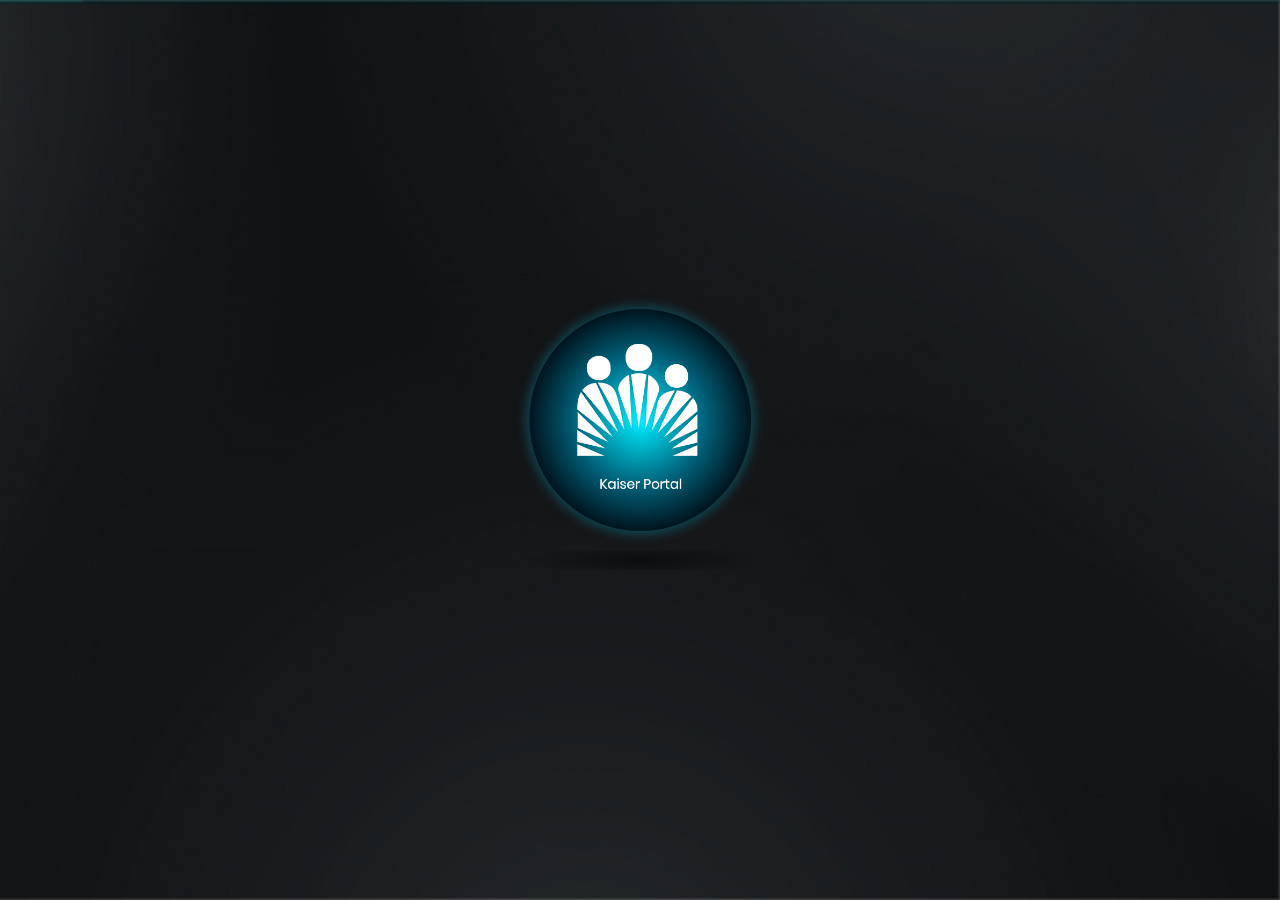
<file: index.html>
<!DOCTYPE html>
<html>
<head>
<title>Ara - Portal Kaiser</title>
<link rel="stylesheet" type="text/css" href="style.css">
</head>
<body>
<div id="wrapper">
	<div id="logo">
		<a id="logobtn" href="Presentation.html">
		</a>
		<div id="sombra"></div>
	</div>
</div>

<div style="position: absolute; top: 0; display: none;">
	<img src="images/KaiserPortal-hover.png">
</div>
</body>
</html>
</file>
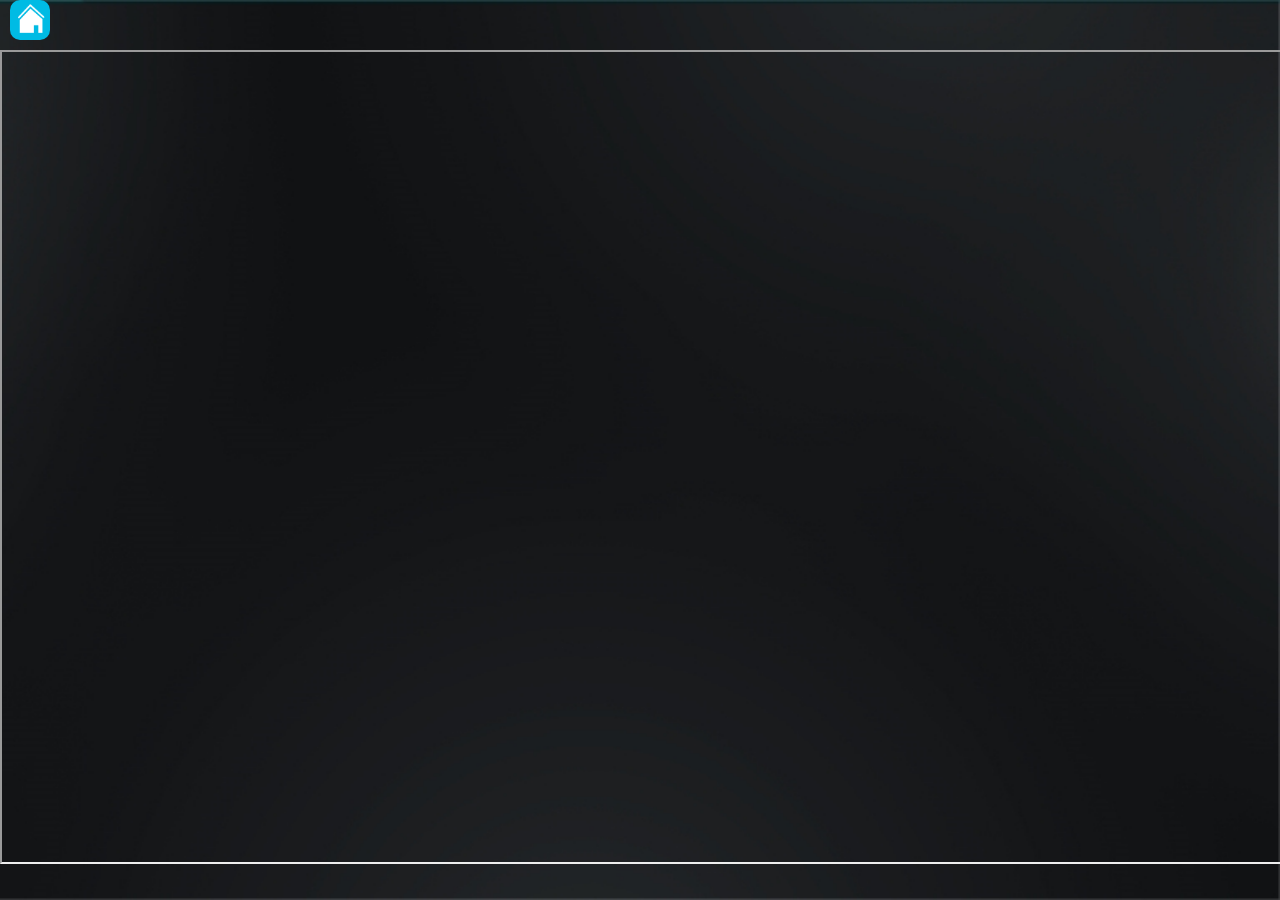
<file: Checklist.html>
<!DOCTYPE html>
<html>
<head>
<title>Ara - Portal Kaiser</title>
<link rel="stylesheet" type="text/css" href="style.css">
</head>
<body>
  <a id="home" href="Presentation.html"></a>
  <iframe style="width: 100%; height: 90vh; margin-top: 50px;" src="Checklist.pdf"></iframe>

</body>
</html>
</file>
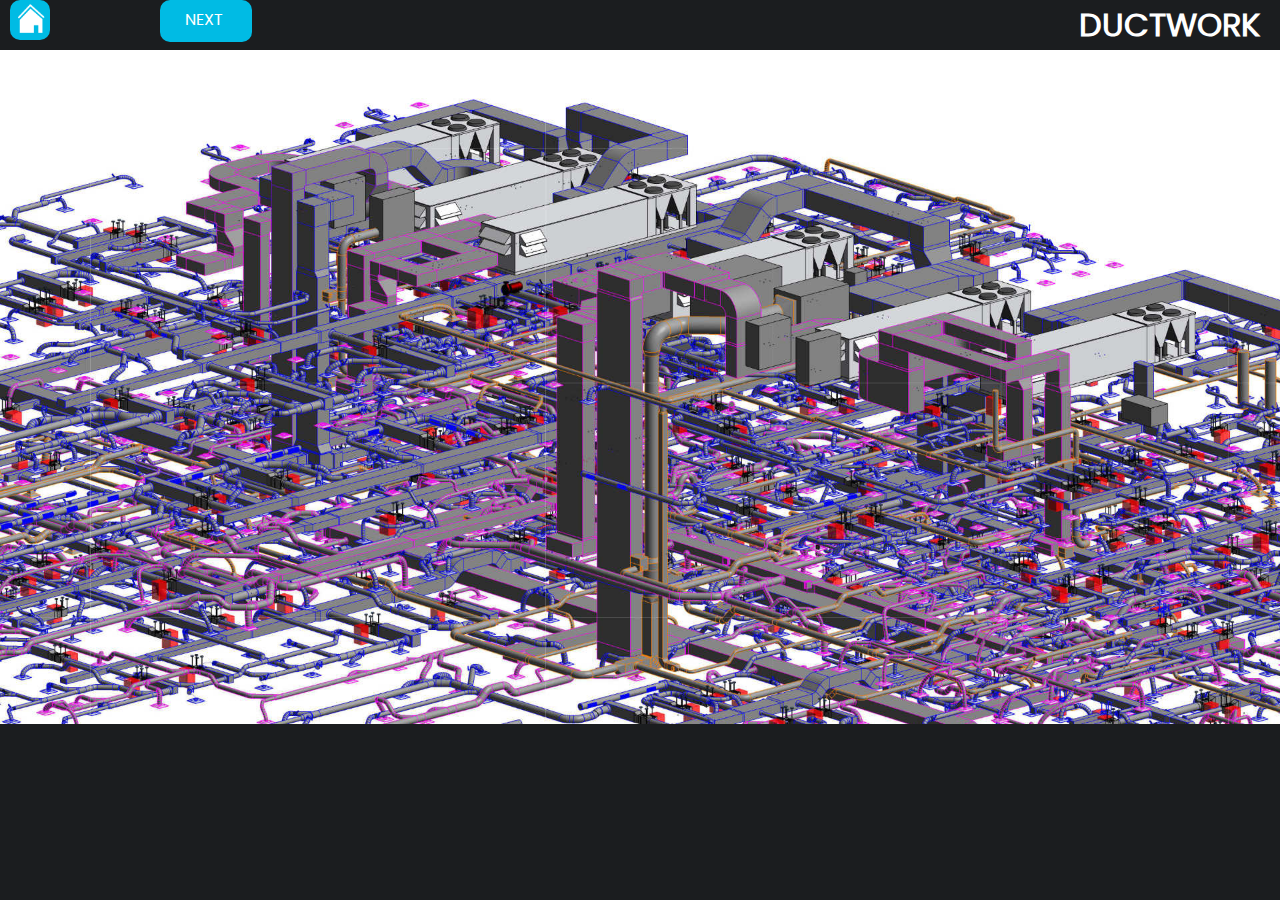
<file: ductwork.html>
<!DOCTYPE html>
<html>
<head>
<title>Ara - Portal Kaiser</title>
<link rel="stylesheet" type="text/css" href="style.css">
</head>
<body style="background-color: #1B1D1F; background-image: none;">
  <a id="home" href="Presentation.html"></a>
			<div class="slideshow-container">
				<div class="mySlides fade Step05"style="z-index: 5"><span style="width: 94px; height: 44px; background-color: #1B1D1F; position: absolute; top: -51px; left: 60px; "></span><h1>Ductwork</h1></div>
				<div class="mySlides fade Step06"style="z-index: 5"><span style="width: 107px; height: 44px; background-color: #1B1D1F; position: absolute; top: -51px; left: 154px; "></span><h1>MECHANICAL PIPING</h1></div>
				<a class="prev" onclick="plusSlides(-1)"></a>
				<a class="next" onclick="plusSlides(1)"></a>
        <a class="prev0" onclick="plusSlides(-1)">PREVIOUS</a>
        <a class="next0" onclick="plusSlides(1)">NEXT</a>
			</div>

<div style="position: absolute; top: 0; display: none;">
	<img src="images/KaiserPortal-hover.png">
</div>

<script>
var slideIndex = 1;
showSlides(slideIndex);

function plusSlides(n) {
  showSlides(slideIndex += n);
}

function currentSlide(n) {
  showSlides(slideIndex = n);
}

function showSlides(n) {
  var i;
  var slides = document.getElementsByClassName("mySlides");
  var dots = document.getElementsByClassName("dot");
  if (n > slides.length) {slideIndex = 1}    
  if (n < 1) {slideIndex = slides.length}
  for (i = 0; i < slides.length; i++) {
      slides[i].style.display = "none";  
  }
  for (i = 0; i < dots.length; i++) {
      dots[i].className = dots[i].className.replace(" active", "");
  }
  slides[slideIndex-1].style.display = "block";  
  dots[slideIndex-1].className += " active";
}
</script>
</body>
</html>
</file>
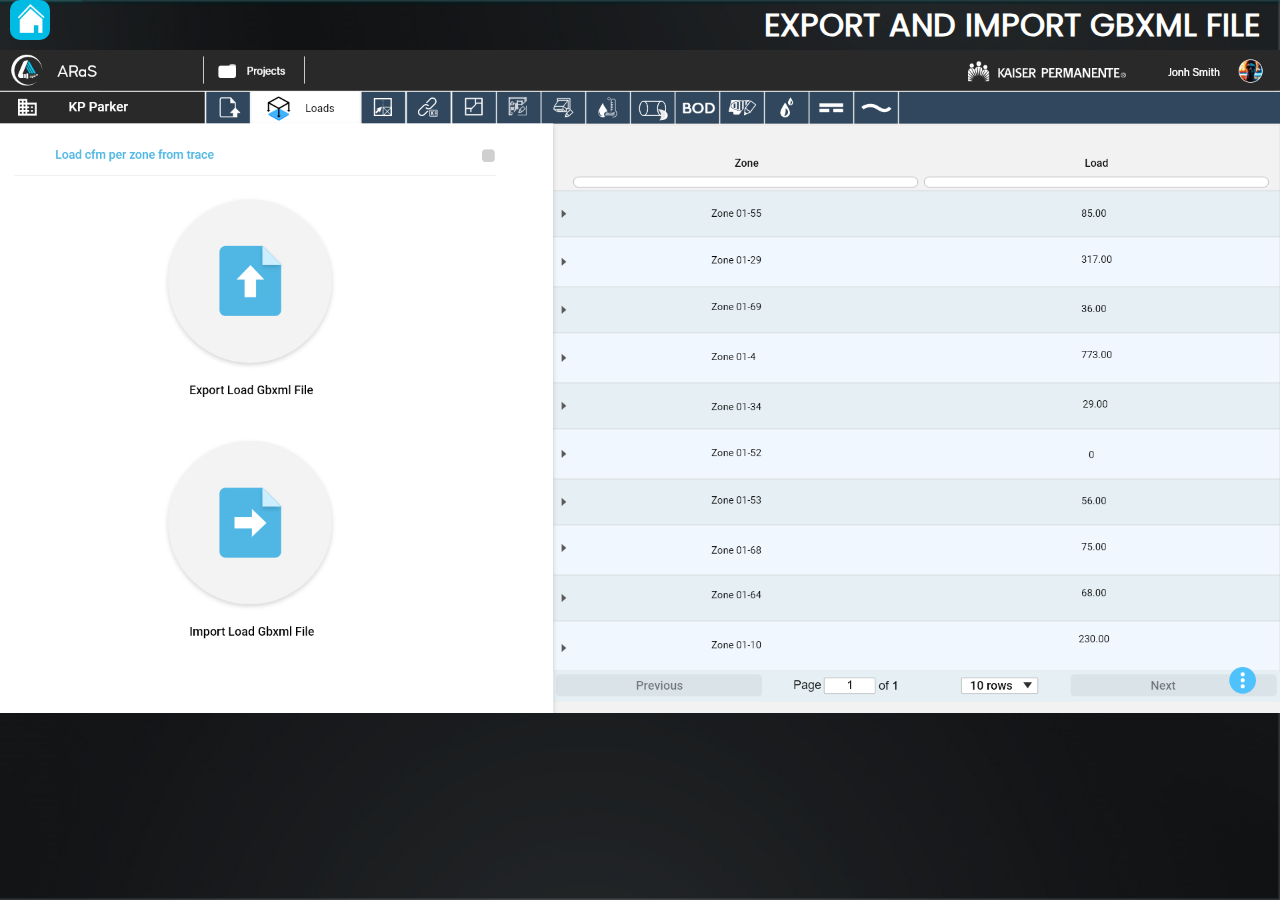
<file: gbXML.html>
<!DOCTYPE html>
<html>
<head>
<title>Ara - Portal Kaiser</title>
<link rel="stylesheet" type="text/css" href="style.css">
</head>
<body>
  <a id="home" href="Presentation.html"></a>
			<div class="slideshow-container">
				<div class="mySlides fade Step04"><h1>Export and import gbXML file</h1></div>
				<!-- <div class="mySlides fade Step02"></div>
				<div class="mySlides fade Step03"></div> -->
				<!-- <a class="prev" onclick="plusSlides(-1)"></a>
				<a class="next" onclick="plusSlides(1)"></a>
        <a class="prev0" onclick="plusSlides(-1)">PREVIEW</a>
        <a class="next0" onclick="plusSlides(1)">NEXT</a> -->
			</div>

<div style="position: absolute; top: 0; display: none;">
	<img src="images/KaiserPortal-hover.png">
</div>

<script>
var slideIndex = 1;
showSlides(slideIndex);

function plusSlides(n) {
  showSlides(slideIndex += n);
}

function currentSlide(n) {
  showSlides(slideIndex = n);
}

function showSlides(n) {
  var i;
  var slides = document.getElementsByClassName("mySlides");
  var dots = document.getElementsByClassName("dot");
  if (n > slides.length) {slideIndex = 1}    
  if (n < 1) {slideIndex = slides.length}
  for (i = 0; i < slides.length; i++) {
      slides[i].style.display = "none";  
  }
  for (i = 0; i < dots.length; i++) {
      dots[i].className = dots[i].className.replace(" active", "");
  }
  slides[slideIndex-1].style.display = "block";  
  dots[slideIndex-1].className += " active";
}
</script>
</body>
</html>
</file>
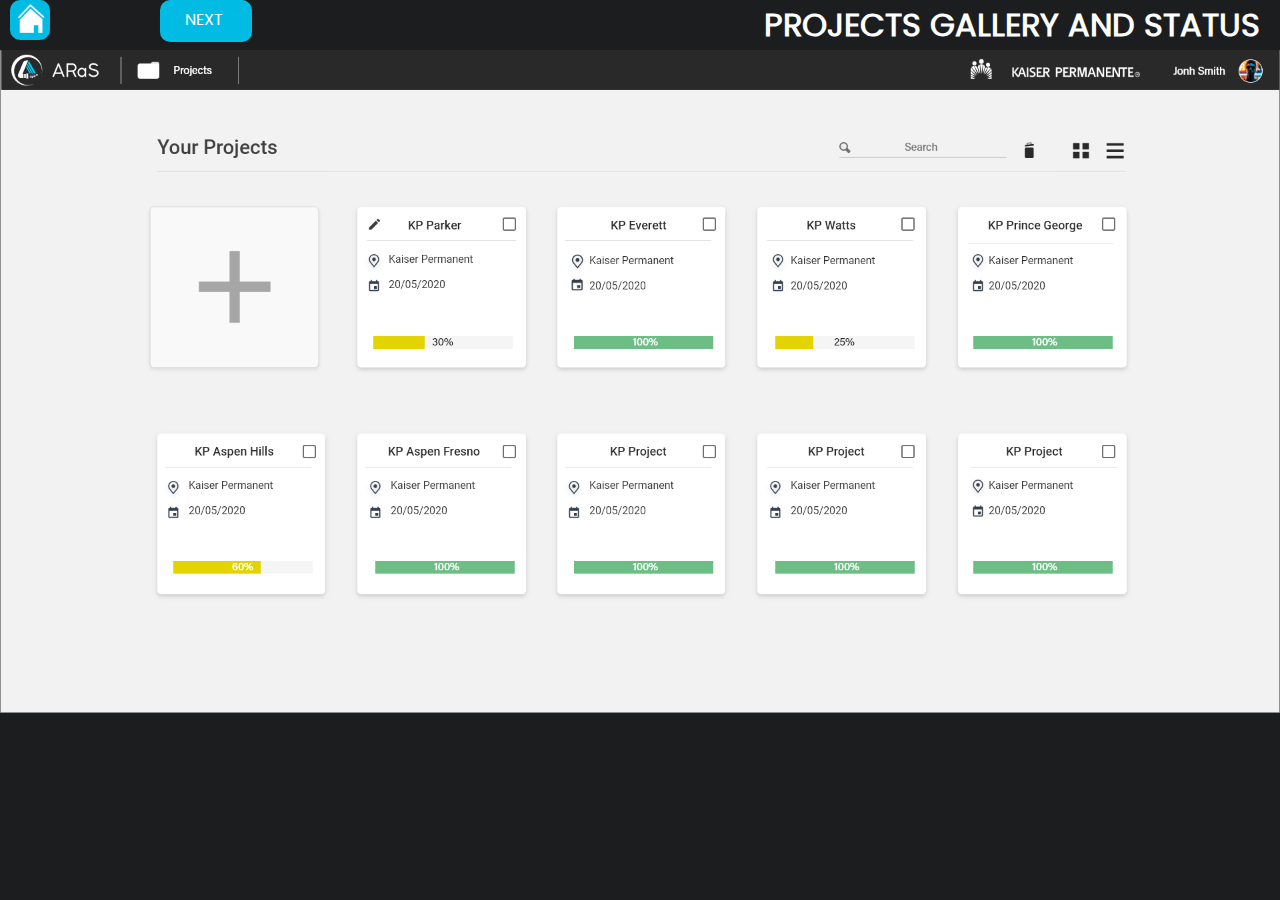
<file: loads.html>
<!DOCTYPE html>
<html>
<head>
<title>Ara - Portal Kaiser</title>
<link rel="stylesheet" type="text/css" href="style.css">
</head>
<body style="background-color: #1B1D1F; background-image: none;">
  <a id="home" href="Presentation.html"></a>
			<div class="slideshow-container">
				<div class="mySlides fade Step01"style="z-index: 5"><span style="width: 94px; height: 44px; background-color: #1B1D1F; position: absolute; top: -51px; left: 60px; "></span><h1>Projects gallery and status</h1></div>
				<div class="mySlides fade Step02"><h1>Room codes and zones rules definition</h1></div>
				<div class="mySlides fade Step03"style="z-index: 5"><span style="width: 107px; height: 44px; background-color: #1B1D1F; position: absolute; top: -51px; left: 154px; "></span><h1>Loading and processing Revit Files</h1></div>
				<a class="prev" onclick="plusSlides(-1)"></a>
				<a class="next" onclick="plusSlides(1)"></a>
        <a class="prev0" onclick="plusSlides(-1)">PREVIOUS</a>
        <a class="next0" onclick="plusSlides(1)">NEXT</a>
			</div>

<div style="position: absolute; top: 0; display: none;">
	<img src="images/KaiserPortal-hover.png">
</div>

<script>
var slideIndex = 1;
showSlides(slideIndex);

function plusSlides(n) {
  showSlides(slideIndex += n);
}

function currentSlide(n) {
  showSlides(slideIndex = n);
}

function showSlides(n) {
  var i;
  var slides = document.getElementsByClassName("mySlides");
  var dots = document.getElementsByClassName("dot");
  if (n > slides.length) {slideIndex = 1}    
  if (n < 1) {slideIndex = slides.length}
  for (i = 0; i < slides.length; i++) {
      slides[i].style.display = "none";  
  }
  for (i = 0; i < dots.length; i++) {
      dots[i].className = dots[i].className.replace(" active", "");
  }
  slides[slideIndex-1].style.display = "block";  
  dots[slideIndex-1].className += " active";
}
</script>
</body>
</html>
</file>
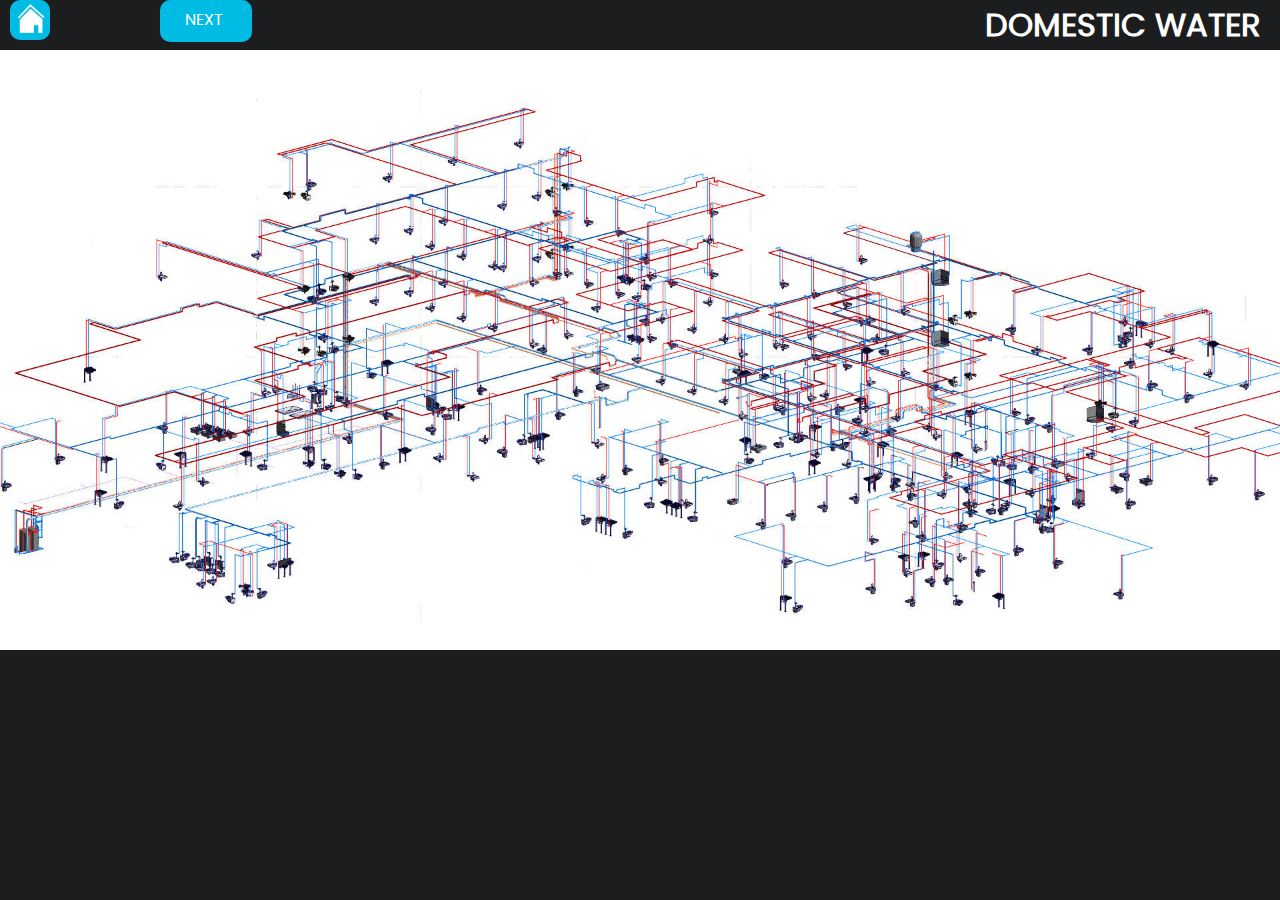
<file: plumbing.html>
<!DOCTYPE html>
<html>
<head>
<title>Ara - Portal Kaiser</title>
<link rel="stylesheet" type="text/css" href="style.css">
</head>
<body style="background-color: #1B1D1F; background-image: none;">
  <a id="home" href="Presentation.html"></a>
			<div class="slideshow-container">
				<div class="mySlides fade Step07"style="z-index: 5"><span style="width: 94px; height: 44px; background-color: #1B1D1F; position: absolute; top: -51px; left: 60px; "></span><h1>Domestic Water</h1></div>
				<div class="mySlides fade Step08"><h1>Waste and vent</h1></div>
				<div class="mySlides fade Step09"><h1>Medgas</h1></div>
        <div class="mySlides fade Step10"style="z-index: 5"><span style="width: 107px; height: 44px; background-color: #1B1D1F; position: absolute; top: -51px; left: 154px; "></span><h1>Storm</h1></div>
				<a class="prev" onclick="plusSlides(-1)"></a>
				<a class="next" onclick="plusSlides(1)"></a>
        <a class="prev0" onclick="plusSlides(-1)">PREVIOUS</a>
        <a class="next0" onclick="plusSlides(1)">NEXT</a>
			</div>

<div style="position: absolute; top: 0; display: none;">
	<img src="images/KaiserPortal-hover.png">
</div>

<script>
var slideIndex = 1;
showSlides(slideIndex);

function plusSlides(n) {
  showSlides(slideIndex += n);
}

function currentSlide(n) {
  showSlides(slideIndex = n);
}

function showSlides(n) {
  var i;
  var slides = document.getElementsByClassName("mySlides");
  var dots = document.getElementsByClassName("dot");
  if (n > slides.length) {slideIndex = 1}    
  if (n < 1) {slideIndex = slides.length}
  for (i = 0; i < slides.length; i++) {
      slides[i].style.display = "none";  
  }
  for (i = 0; i < dots.length; i++) {
      dots[i].className = dots[i].className.replace(" active", "");
  }
  slides[slideIndex-1].style.display = "block";  
  dots[slideIndex-1].className += " active";
}
</script>
</body>
</html>
</file>
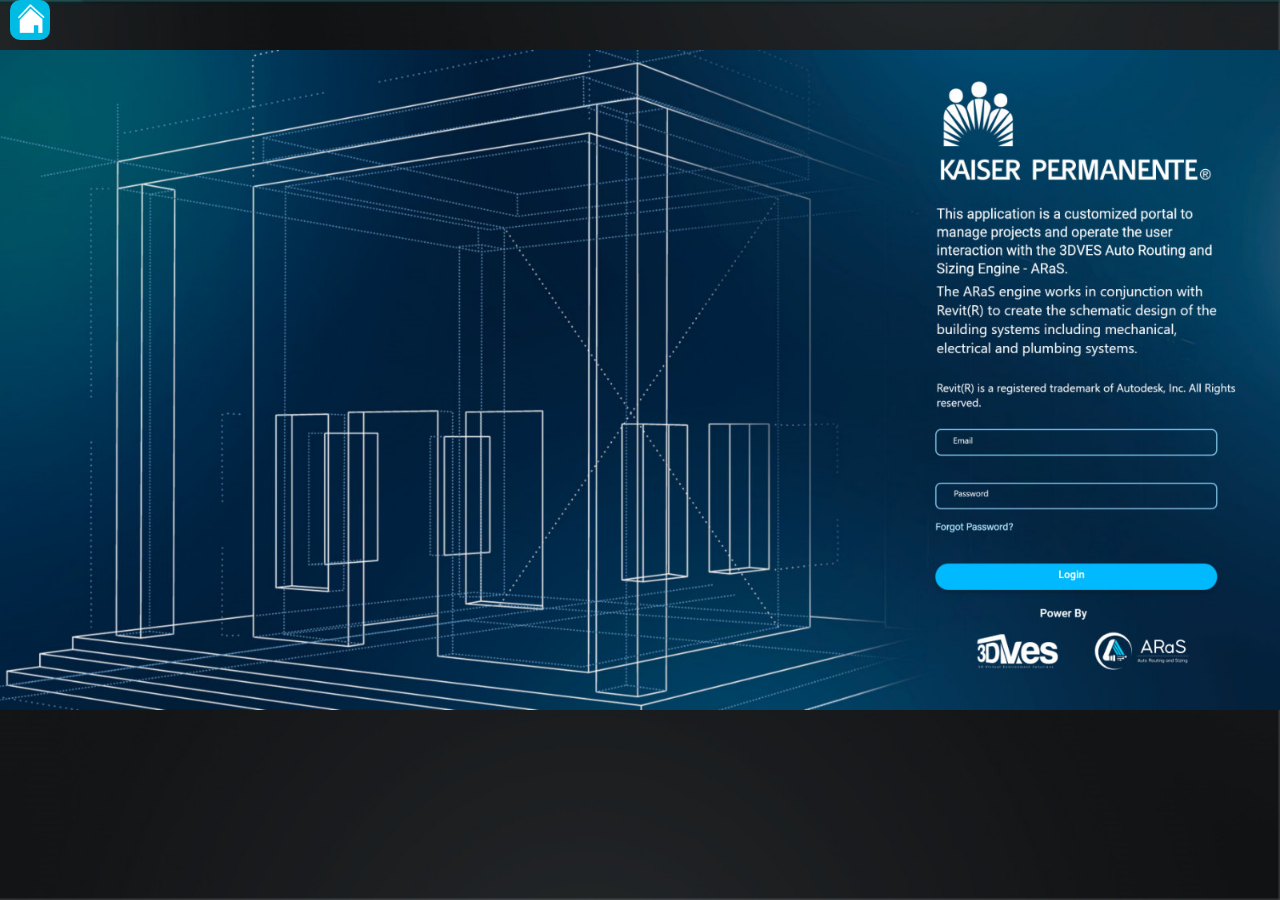
<file: portal.html>
<!DOCTYPE html>
<html>
<head>
<title>Ara - Portal Kaiser</title>
<link rel="stylesheet" type="text/css" href="style.css">
</head>
<body>
  <a id="home" href="Presentation.html"></a>
			<div class="slideshow-container">
				<div class="mySlides fade Step11"></div>
				<!-- <div class="mySlides fade Step02"></div>
				<div class="mySlides fade Step03"></div> -->
				<!-- <a class="prev" onclick="plusSlides(-1)"></a>
				<a class="next" onclick="plusSlides(1)"></a>
        <a class="prev0" onclick="plusSlides(-1)">PREVIEW</a>
        <a class="next0" onclick="plusSlides(1)">NEXT</a> -->
			</div>

<div style="position: absolute; top: 0; display: none;">
	<img src="images/KaiserPortal-hover.png">
</div>

<script>
var slideIndex = 1;
showSlides(slideIndex);

function plusSlides(n) {
  showSlides(slideIndex += n);
}

function currentSlide(n) {
  showSlides(slideIndex = n);
}

function showSlides(n) {
  var i;
  var slides = document.getElementsByClassName("mySlides");
  var dots = document.getElementsByClassName("dot");
  if (n > slides.length) {slideIndex = 1}    
  if (n < 1) {slideIndex = slides.length}
  for (i = 0; i < slides.length; i++) {
      slides[i].style.display = "none";  
  }
  for (i = 0; i < dots.length; i++) {
      dots[i].className = dots[i].className.replace(" active", "");
  }
  slides[slideIndex-1].style.display = "block";  
  dots[slideIndex-1].className += " active";
}
</script>
</body>
</html>
</file>
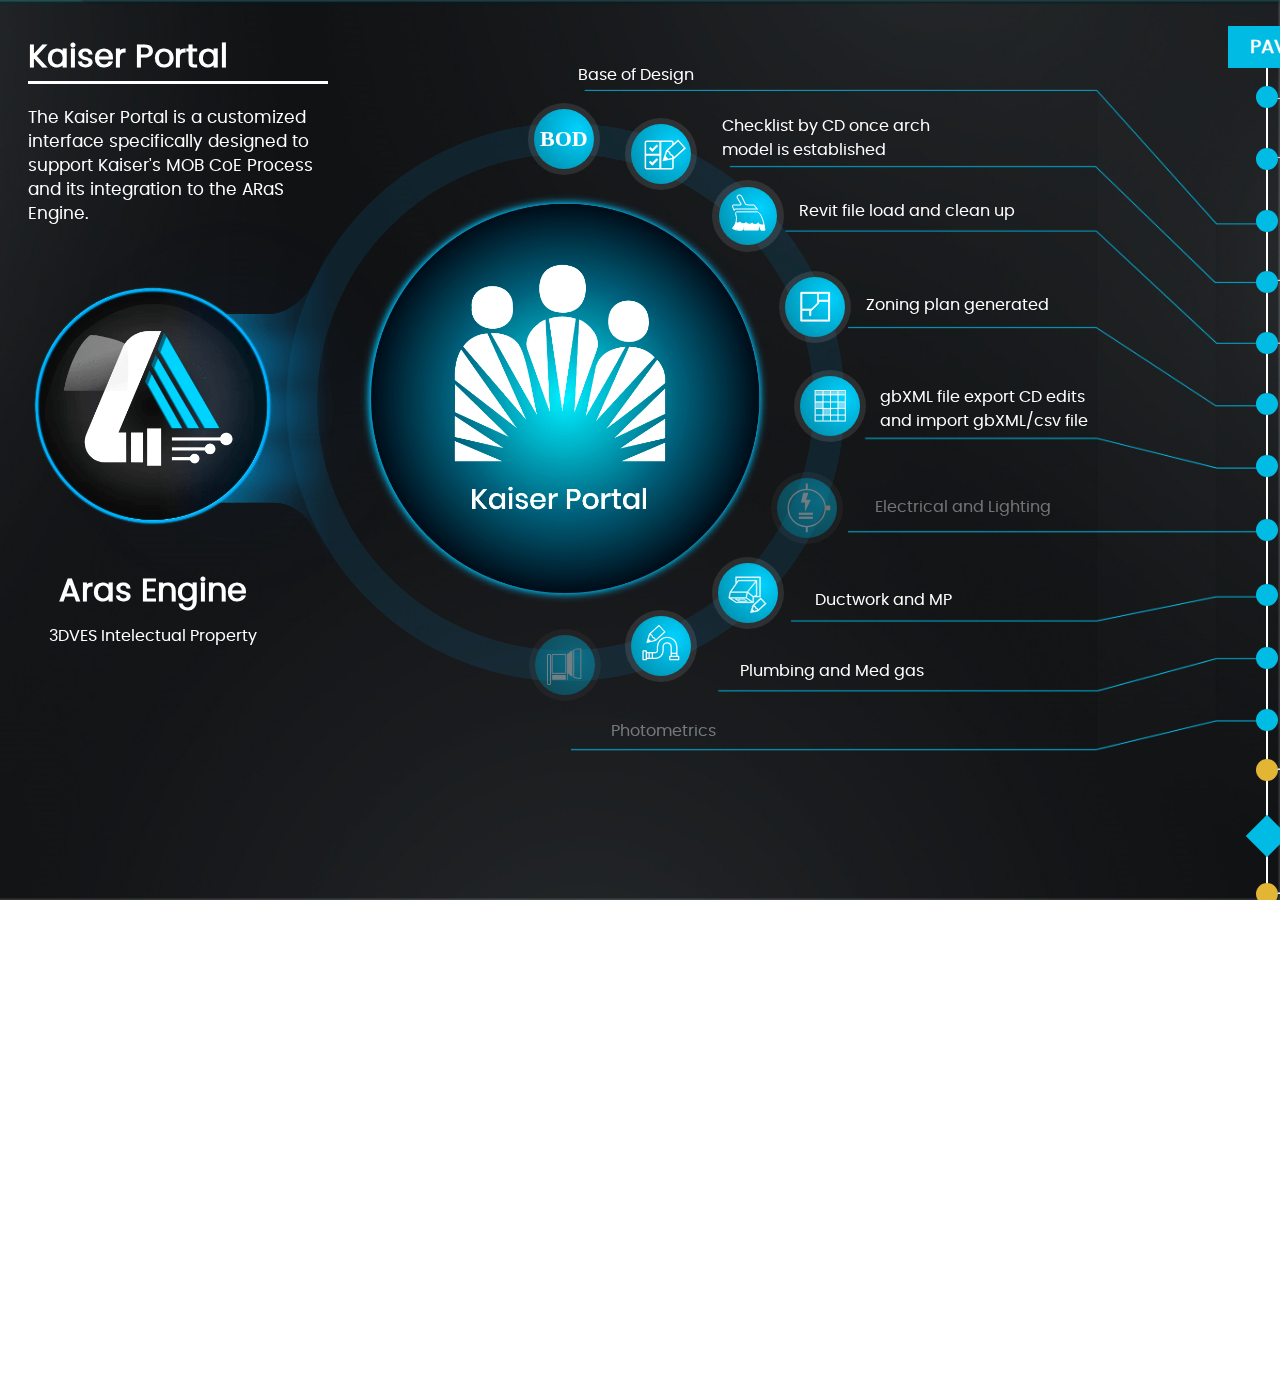
<file: presentation.html>
<!DOCTYPE html>
<html>
<head>
<title>Ara - Portal Kaiser</title>
<link rel="stylesheet" type="text/css" href="style.css">
</head>
<body>
	<div id="wrapper" class="viewer">
		<div id="Graphic">
			<div id="maindesc">
				<h1>Kaiser Portal</h1>
				<p>The Kaiser Portal is a customized interface specifically designed to support Kaiser's MOB CoE Process and its integration to the ARaS Engine.</p>
			</div>
			<div id="icons">
					<a id="i01" href="BOD.html"><img src="images/BOD.svg"><h2>Base of Design</h2></a>
					<a id="i02" href="Checklist.html"><img src="images/Checklist.svg"><h2>Checklist by CD once arch model is established</h2></a>
					<a id="i03" href="loads.html"><img src="images/CleanUp.svg"><h2>Revit file load and clean up</h2></a>
					<a id="i04" href="RunningZoning.html"><img src="images/Zoning.svg"><h2>Zoning plan generated</h2></a>
					<a id="i05" href="gbXML.html"><img src="images/Csv.svg"><h2>gbXML file export CD edits and import gbXML/csv file</h2></a>
					<a id="i06" href="#"><img src="images/Electrical.svg"><h2>Electrical and Lighting</h2></a>
					<a id="i07" href="Runningduct.html"><img src="images/Ductwork.svg"><h2>Ductwork and MP</h2></a>
					<a id="i08" href="RunningPlumbing.html"><img src="images/Plumbing.svg"><h2>Plumbing and Med gas</h2></a>
					<a id="i09" style="width: 20px;" href="#"><img src="images/Photometrics.svg"><h2>Photometrics</h2></a>
				</div>
			<a id="mainGraphic" href="portal.html"></a>
			<div id="lines"></div>
			<div id="arasTitle">
				<h1>Aras Engine</h1>
				<p>3DVES Intelectual Property</p>
			</div>
		</div>
		<div id="linePlan"></div>
		<div id="contentPlan">
			<div id="plan">
				<h3 style="background-color: #00BBE4; left: -50px; top: -53px;">PAV</h3>
				<img style="width: 97px; position: absolute; top: 20px;" src="images/Lines2.png">
				<span style="top: 26px;" class="dot"><h2>Regional Planning workshop</h2></span>
				<span style="top: 88px;" class="dot"><h2>Super user kick offworkshop AMGA, AAMD, PROJ.DIR.</h2></span>
				<span style="top: 150px;" class="dot"></span>
				<span style="top: 211px;" class="dot"><h2>Major Equipment Located</h2></span>
				<span style="top: 272px;" class="dot"><span class="dot" style="left: 49px; background: #E3B535"></span><h2>Deparment endorsement/ SIGN OFF PIC, DA, DEPT CHIEFS, SVC LEADERS</h2><h2 style="color: #E3B535; top: 37px;">Build partners onboarded</h2></span>
				<span style="top: 333px;" class="dot"></span>
				<span style="top: 395px;" class="dot"></span>
				<span style="top: 459px;" class="dot"></span>
				<span style="top: 524px;" class="dot"></span>
				<span style="top: 587px;" class="dot"></span>
				<span style="top: 649px;" class="dot"></span>
				<span style="top: 699px; background-color:#E3B535;" class="dot"><h2 style="color: #E3B535"><hr style="position: absolute;width: 61px;left: -69px;">First pass approval</h2></span>
				<span style="left: -16px ;top: 761px; width: 30px; height: 30px; background-color: #00BBE4; position: absolute; display: inline-block; transform: rotate(45deg);"></span>
				<span style="top: 823px; background-color:#E3B535;" class="dot"><h2><hr style="position: absolute;width: 61px;left: -69px;">Publish firts pass</h2></span>
				<span style="top: 893px; background-color:#E3B535;" class="dot"><h2><hr style="position: absolute;width: 61px;left: -69px;">Updated architectural model</h2></span>
				<span style="top: 947px; background-color:#E3B535;" class="dot"><h2><hr style="position: absolute;width: 61px;left: -69px;">CD review and comment</h2></span>
				<span style="top: 1009px; background-color:#E3B535;" class="dot"><h2><hr style="position: absolute;width: 61px;left: -69px;">Published second pass</h2></span>
				<span style="top: 1071px; background-color:#E3B535;" class="dot"><h2><hr style="position: absolute;width: 61px;left: -69px;">VBD 50% Review</h2></span>
				<span style="top: 1133px; background-color:#E3B535;" class="dot"><h2><hr style="position: absolute;width: 61px;left: -69px;">CD review and comment</h2></span>
				<span style="top: 1195px; background-color:#E3B535;" class="dot"><h2><hr style="position: absolute;width: 61px;left: -69px;">Final pass</h2></span>
				<span style="top: 1257px; background-color:#E3B535;" class="dot"><h2><hr style="position: absolute;width: 61px;left: -69px;">Final handoff of model to</h2></span>
				<span style="top: 1319px; background-color:#E3B535;" class="dot"><h2><hr style="position: absolute;width: 61px;left: -69px;">VBD 90% Review</h2></span>
				<span style="top: 1381px; background-color:#E3B535;" class="dot"><h2><hr style="position: absolute;width: 61px;left: -69px;">CD to make final plan edits</h2></span>
				<span style="left: -16px ;top: 1443px; width: 30px; height: 30px; background-color: #E3B535; position: absolute; display: inline-block; transform: rotate(45deg);"></span>
				<h2 style="position: absolute;top: 1436px; left: 80px;"><hr style="position: absolute;width: 51px;left: -61px;">VBD COMPLETE</h2>
				<h3 style="background-color: #E3B535; left: -50px; top: 1490px; padding-left: 9px;">PERMIT</h3>
			</div>
		</div>
	</div>

<!-- Load images -->	
	<div style="display: none;">
		<img src="images/Animation-circle_00001.png">
		<img src="images/Animation-circle_00002.png">
		<img src="images/Animation-circle_00003.png">
		<img src="images/Animation-circle_00004.png">
		<img src="images/Animation-circle_00005.png">
		<img src="images/Animation-circle_00006.png">
		<img src="images/Animation-circle_00007.png">
		<img src="images/Animation-circle_00008.png">
		<img src="images/Animation-circle_00009.png">
	</div>
<!-- Load images -->
<script src="ScrollMagic.min.js"></script>
<script src="js.js"></script>
</body>
</html>
</file>
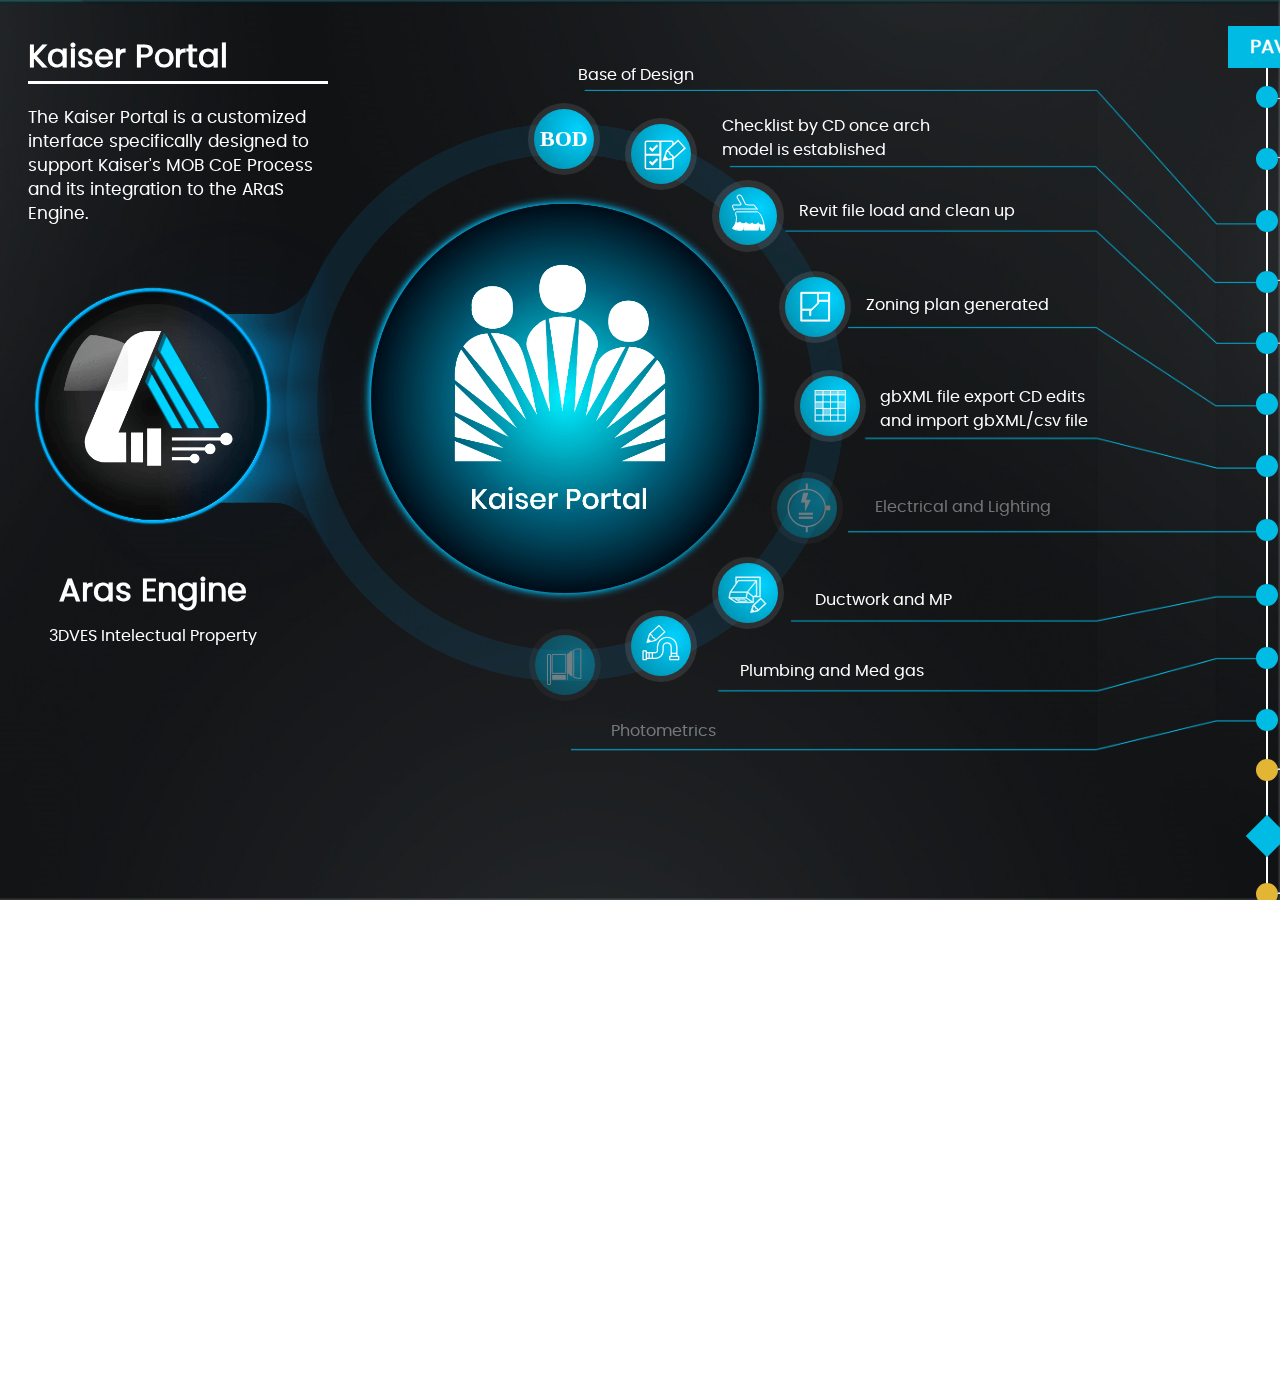
<file: Presentation.html>
<!DOCTYPE html>
<html>
<head>
<title>Ara - Portal Kaiser</title>
<link rel="stylesheet" type="text/css" href="style.css">
</head>
<body>
	<div id="wrapper" class="viewer">
		<div style="width: 500px; height: 602px; position: absolute; width: 363px; height: 1206px; top: 0;
		left: 0; z-index: 20;"></div>
		<div id="Graphic">
			<div id="maindesc">
				<h1>Kaiser Portal</h1>
				<p>The Kaiser Portal is a customized interface specifically designed to support Kaiser's MOB CoE Process and its integration to the ARaS Engine.</p>
			</div>
			<div id="icons">
					<a id="i01" href="BOD.html"><img src="images/BOD.svg"><h2>Base of Design</h2></a>
					<a id="i02" href="Checklist.html"><img src="images/Checklist.svg"><h2>Checklist by CD once arch model is established</h2></a>
					<a id="i03" href="loads.html"><img src="images/CleanUp.svg"><h2>Revit file load and clean up</h2></a>
					<a id="i04" href="RunningZoning.html"><img src="images/Zoning.svg"><h2>Zoning plan generated</h2></a>
					<a id="i05" href="gbXML.html"><img src="images/Csv.svg"><h2>gbXML file export CD edits and import gbXML/csv file</h2></a>
					<a id="i06" href="#"><img src="images/Electrical.svg"><h2>Electrical and Lighting</h2></a>
					<a id="i07" href="Runningduct.html"><img src="images/Ductwork.svg"><h2>Ductwork and MP</h2></a>
					<a id="i08" href="RunningPlumbing.html"><img src="images/Plumbing.svg"><h2>Plumbing and Med gas</h2></a>
					<a id="i09" style="width: 20px;" href="#"><img src="images/Photometrics.svg"><h2>Photometrics</h2></a>
				</div>
				<div style="position: absolute; width: 363px; height: 744px; top: 0; left: 785px; z-index: 5;"></div>
				<div style="position: absolute; width: 620px; height: 201px; top: 0; left: 392px; z-index: 5;"></div>
				<div style="position: absolute; width: 620px; height: 201px; top: 597px; left: 375px; z-index: 5;"></div>
			<a id="mainGraphic" href="portal.html"></a>
			<div id="lines"></div>
			<div id="arasTitle">
				<h1>Aras Engine</h1>
				<p>3DVES Intelectual Property</p>
			</div>
		</div>
		<div id="linePlan"></div>
		<div id="contentPlan">
			<div id="plan">
				<h3 style="background-color: #00BBE4; left: -50px; top: -53px;">PAV</h3>
				<img style="width: 97px; position: absolute; top: 20px;" src="images/Lines2.png">
				<span style="top: 26px;" class="dot"><h2>Regional Planning workshop</h2></span>
				<span style="top: 88px;" class="dot"><h2>Super user kick offworkshop AMGA, AAMD, PROJ.DIR.</h2></span>
				<span style="top: 150px;" class="dot"></span>
				<span style="top: 211px;" class="dot"><h2>Major Equipment Located</h2></span>
				<span style="top: 272px;" class="dot"><span class="dot" style="left: 49px; background: #E3B535"></span><h2>Deparment endorsement/ SIGN OFF PIC, DA, DEPT CHIEFS, SVC LEADERS</h2><h2 style="color: #E3B535; top: 37px;">Build partners onboarded</h2></span>
				<span style="top: 333px;" class="dot"></span>
				<span style="top: 395px;" class="dot"></span>
				<span style="top: 459px;" class="dot"></span>
				<span style="top: 524px;" class="dot"></span>
				<span style="top: 587px;" class="dot"></span>
				<span style="top: 649px;" class="dot"></span>
				<span style="top: 699px; background-color:#E3B535;" class="dot"><h2 style="color: #E3B535"><hr style="position: absolute;width: 61px;left: -69px;">First pass approval</h2></span>
				<span style="left: -16px ;top: 761px; width: 30px; height: 30px; background-color: #00BBE4; position: absolute; display: inline-block; transform: rotate(45deg);"></span>
				<span style="top: 823px; background-color:#E3B535;" class="dot"><h2><hr style="position: absolute;width: 61px;left: -69px;">Publish firts pass</h2></span>
				<span style="top: 893px; background-color:#E3B535;" class="dot"><h2><hr style="position: absolute;width: 61px;left: -69px;">Updated architectural model</h2></span>
				<span style="top: 947px; background-color:#E3B535;" class="dot"><h2><hr style="position: absolute;width: 61px;left: -69px;">CD review and comment</h2></span>
				<span style="top: 1009px; background-color:#E3B535;" class="dot"><h2><hr style="position: absolute;width: 61px;left: -69px;">Published second pass</h2></span>
				<span style="top: 1071px; background-color:#E3B535;" class="dot"><h2><hr style="position: absolute;width: 61px;left: -69px;">VBD 50% Review</h2></span>
				<span style="top: 1133px; background-color:#E3B535;" class="dot"><h2><hr style="position: absolute;width: 61px;left: -69px;">CD review and comment</h2></span>
				<span style="top: 1195px; background-color:#E3B535;" class="dot"><h2><hr style="position: absolute;width: 61px;left: -69px;">Final pass</h2></span>
				<span style="top: 1257px; background-color:#E3B535;" class="dot"><h2><hr style="position: absolute;width: 61px;left: -69px;">Final handoff of model to</h2></span>
				<span style="top: 1319px; background-color:#E3B535;" class="dot"><h2><hr style="position: absolute;width: 61px;left: -69px;">VBD 90% Review</h2></span>
				<span style="top: 1381px; background-color:#E3B535;" class="dot"><h2><hr style="position: absolute;width: 61px;left: -69px;">CD to make final plan edits</h2></span>
				<span style="left: -16px ;top: 1443px; width: 30px; height: 30px; background-color: #E3B535; position: absolute; display: inline-block; transform: rotate(45deg);"></span>
				<h2 style="position: absolute;top: 1436px; left: 80px;"><hr style="position: absolute;width: 51px;left: -61px;">VBD COMPLETE</h2>
				<h3 style="background-color: #E3B535; left: -50px; top: 1490px; padding-left: 9px;">PERMIT</h3>
			</div>
		</div>
	</div>

<!-- Load images -->	
	<div style="display: none;">
		<img src="images/Animation-circle_00001.png">
		<img src="images/Animation-circle_00002.png">
		<img src="images/Animation-circle_00003.png">
		<img src="images/Animation-circle_00004.png">
		<img src="images/Animation-circle_00005.png">
		<img src="images/Animation-circle_00006.png">
		<img src="images/Animation-circle_00007.png">
		<img src="images/Animation-circle_00008.png">
		<img src="images/Animation-circle_00009.png">
	</div>
<!-- Load images -->
<script src="ScrollMagic.min.js"></script>
<script src="js.js"></script>
</body>
</html>
</file>
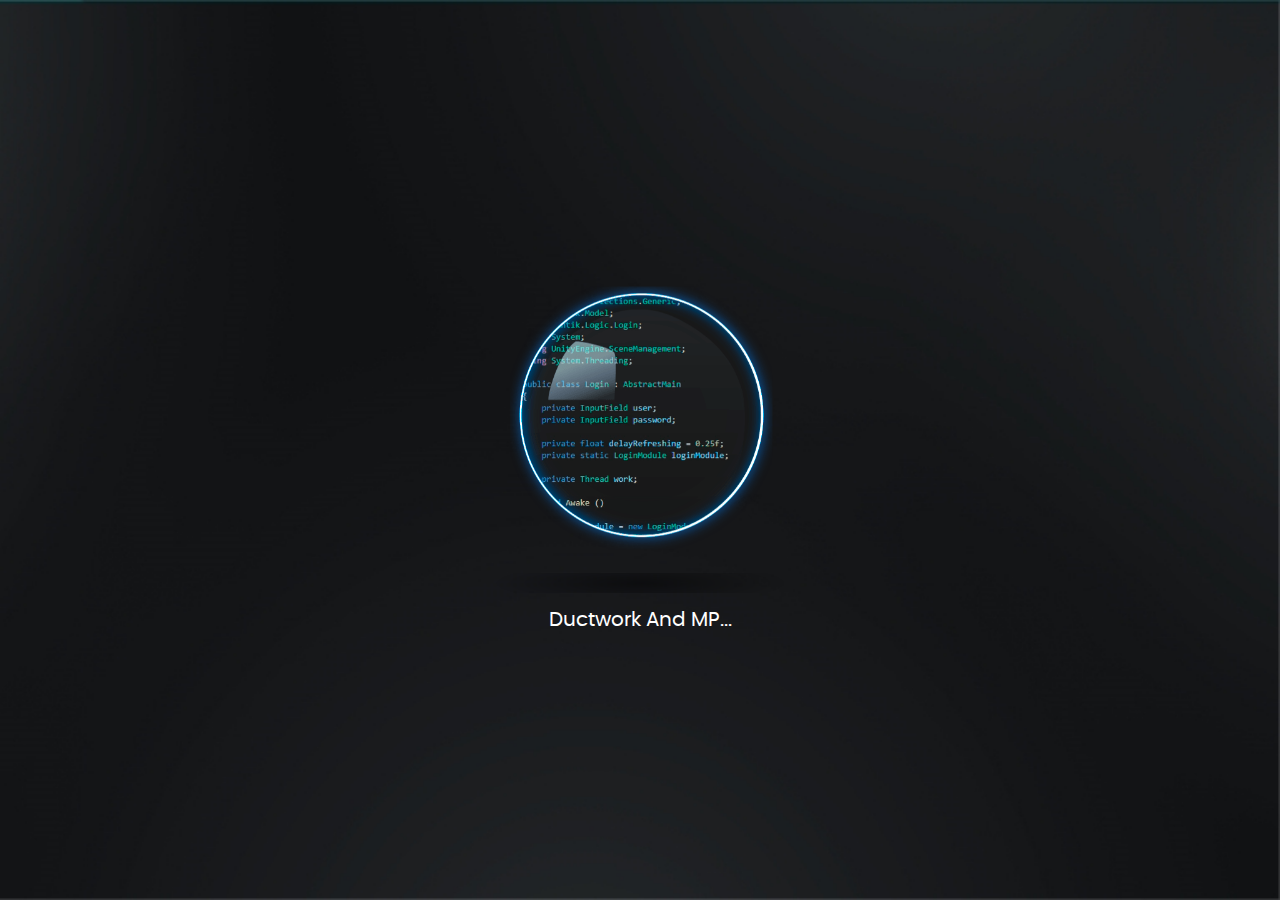
<file: Runningduct.html>
<!DOCTYPE html>
<html>
<head>
<title>Ara - Portal Kaiser</title>
<link rel="stylesheet" type="text/css" href="style.css">
</head>
<body>
<div id="wrapper">
	<div id="logoLoad">
		<div id="logoAras"></div>
		<a id="logoLoading" href="ductwork.html">
		</a>
		<div id="sombra"></div>
		<h2 style="text-align: center; font-size: 15pt;">Ductwork And MP...</h2>
	</div>
</div>

<div style="position: absolute; top: 0; display: none;">
	<img src="images/KaiserPortal-hover.png">
</div>
</body>
</html>
</file>
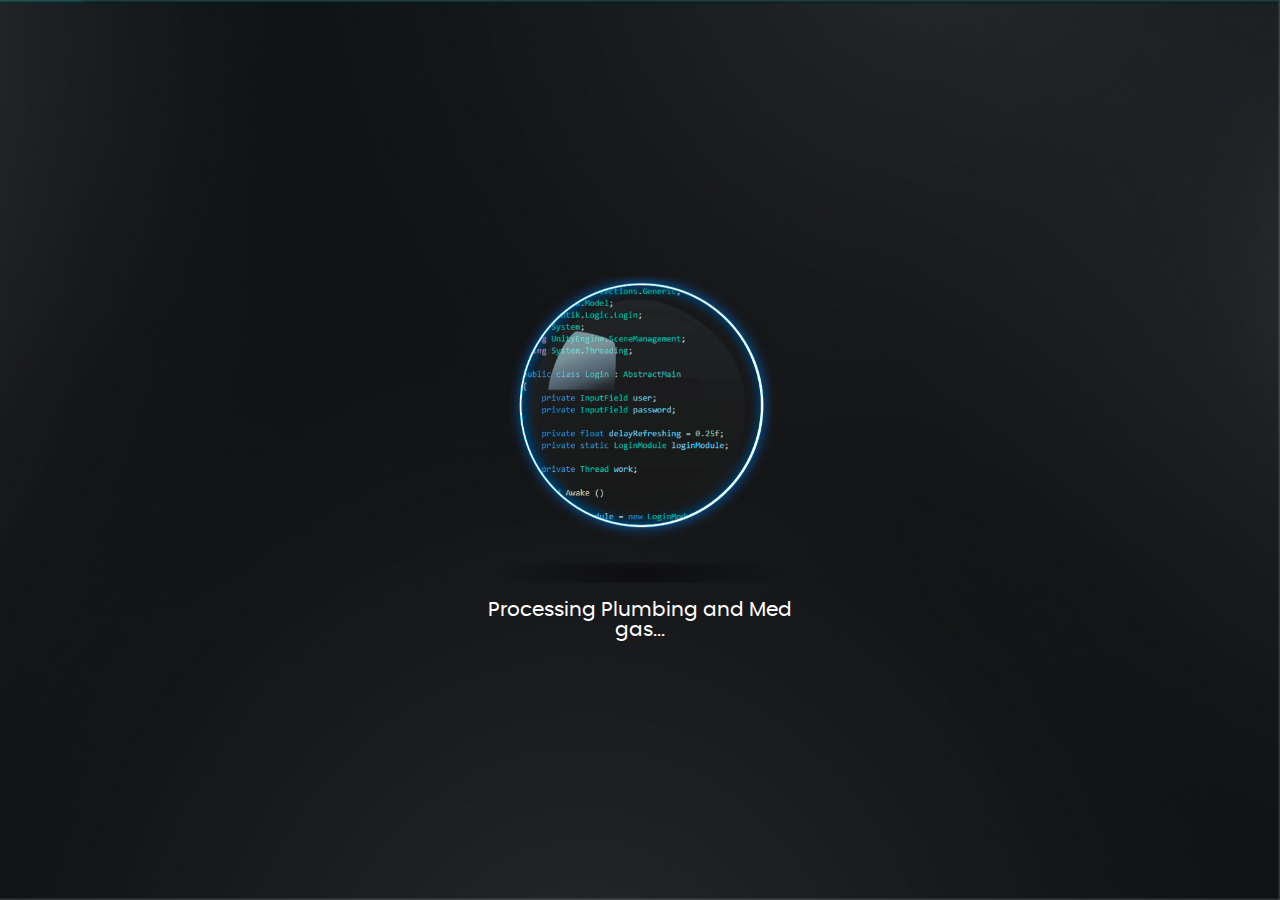
<file: RunningPlumbing.html>
<!DOCTYPE html>
<html>
<head>
<title>Ara - Portal Kaiser</title>
<link rel="stylesheet" type="text/css" href="style.css">
</head>
<body>
<div id="wrapper">
	<div id="logoLoad">
		<div id="logoAras"></div>
		<a id="logoLoading" href="plumbing.html">
		</a>
		<div id="sombra"></div>
		<h2 style="text-align: center; font-size: 15pt;">Processing Plumbing and Med gas...</h2>
	</div>
</div>

<div style="position: absolute; top: 0; display: none;">
	<img src="images/KaiserPortal-hover.png">
</div>
</body>
</html>
</file>
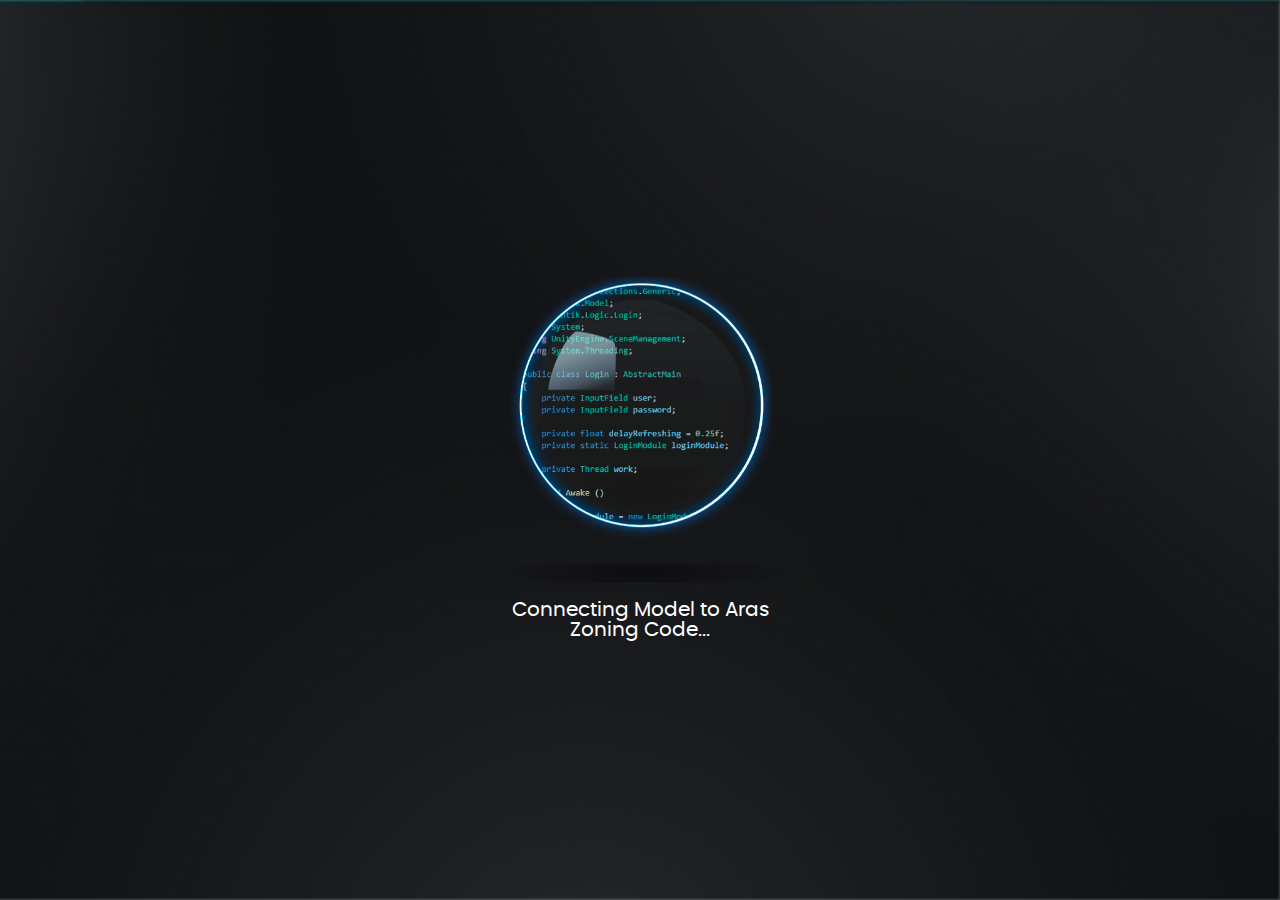
<file: RunningZoning.html>
<!DOCTYPE html>
<html>
<head>
<title>Ara - Portal Kaiser</title>
<link rel="stylesheet" type="text/css" href="style.css">
</head>
<body>
<div id="wrapper">
	<div id="logoLoad">
		<div id="logoAras"></div>
		<a id="logoLoading" href="Zoning.html">
		</a>
		<div id="sombra"></div>
		<h2 style="text-align: center; font-size: 15pt;">Connecting Model to Aras Zoning Code...</h2>
	</div>
</div>

<div style="position: absolute; top: 0; display: none;">
	<img src="images/KaiserPortal-hover.png">
</div>
</body>
</html>
</file>
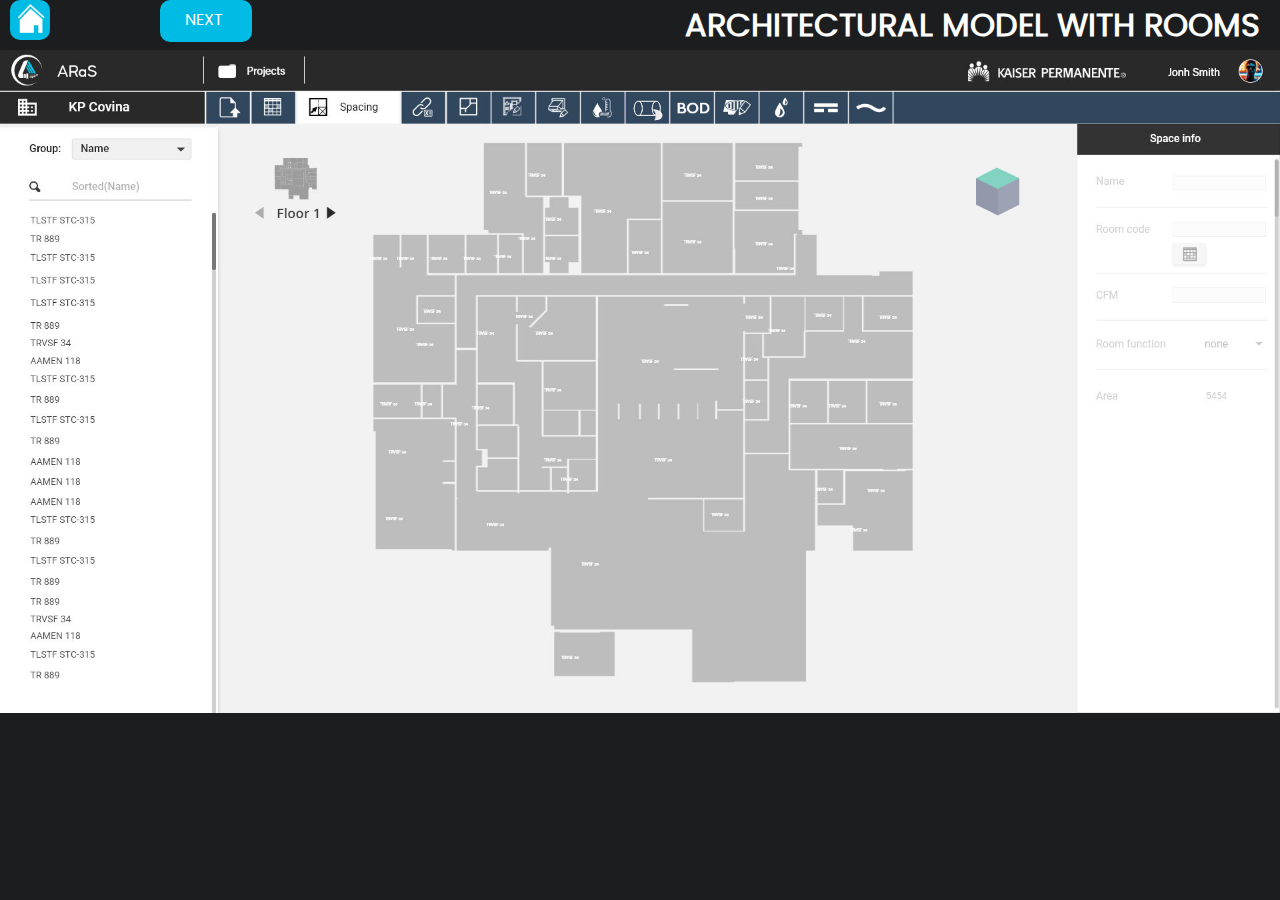
<file: Zoning.html>
<!DOCTYPE html>
<html>
<head>
<title>Ara - Portal Kaiser</title>
<link rel="stylesheet" type="text/css" href="style.css">
</head>
<body style="background-color: #1B1D1F; background-image: none;">
  <a id="home" href="Presentation.html"></a>
			<div class="slideshow-container">
				<div class="mySlides fade Step12"style="z-index: 5"><span style="width: 94px; height: 44px; background-color: #1B1D1F; position: absolute; top: -51px; left: 60px; "></span><h1>ARCHITECTURAL MODEL WITH ROOMS</h1></div>
				<div class="mySlides fade Step13"><h1>Spacing rooms</h1></div>
				<div class="mySlides fade Step14"><h1>ZOOM TO INDIVIDUAL ROOM SPACE</h1></div>
        <div class="mySlides fade Step15"><h1>Space properties information</h1></div>
        <div class="mySlides fade Step16"><h1>Zoning</h1></div>
        <div class="mySlides fade Step17"><h1>Level selection</h1></div>
        <div class="mySlides fade Step18"><h1>Add or remove zones</h1></div>
<div class="mySlides fade Step19"style="z-index: 5"><span style="width: 107px; height: 44px; background-color: #1B1D1F; position: absolute; top: -51px; left: 154px; "></span><h1>Multiple zoning options per project</h1><div id="here"><h2>
Save several alternatives and then choose the one that best fits</h2></div></div>



     <!--    <div class="mySlides fade Step19"style="z-index: 5"><span style="width: 107px; height: 44px; background-color: #1B1D1F; position: absolute; top: -51px; left: 154px; "></span><a id="lookZoning01"></a><a id="lookZoningback"></a><h1>Multiple zone options per project</h1><div id="here"><h2>
Save several alternatives and then choose the one that best fits</h2></div></div> -->
				<!-- <a class="prev" onclick="plusSlides(-1)"></a>
				<a class="next" onclick="plusSlides(1)"></a> -->
        <a class="prev0" onclick="plusSlides(-1)">PREVIOUS</a>
        <a class="next0" onclick="plusSlides(1)">NEXT</a>
			</div>
<div style="position: absolute; top: 0; display: none;">
</div>



<script>
var slideIndex = 1;
showSlides(slideIndex);

function plusSlides(n) {
  showSlides(slideIndex += n);
}

function currentSlide(n) {
  showSlides(slideIndex = n);
}

function showSlides(n) {
  var i;
  var slides = document.getElementsByClassName("mySlides");
  var dots = document.getElementsByClassName("dot");
  if (n > slides.length) {slideIndex = 1}    
  if (n < 1) {slideIndex = slides.length}
  for (i = 0; i < slides.length; i++) {
      slides[i].style.display = "none";  
  }
  for (i = 0; i < dots.length; i++) {
      dots[i].className = dots[i].className.replace(" active", "");
  }
  slides[slideIndex-1].style.display = "block";  
  dots[slideIndex-1].className += " active";
}
</script>
  <script>
    const lookZoning01 = document.getElementById('lookZoning01');
    const lookZoningback = document.getElementById('lookZoningback');
    const here = document.getElementById('here');

    // lookZoning01.addEventListener('click', function () {
    //   here.classList.add('isHere');
    // });

    // lookZoningback.addEventListener('click', function () {
    //   here.classList.remove('isHere');
    // });

    // lookZoning01.addEventListener('click', function () {
    //   if (here.classList.contains('isHere')) {
    //     here.classList.remove('isHere');
    //   } here {
    //     here.classList.add('isHere');
    //   }
    // });

    lookZoning01.addEventListener('click', function () {
    here.classList.toggle('isHere');
    here.classList.remove('isHere2');
  });

    lookZoningback.addEventListener('click', function () {
      here.classList.toggle('isHere2');
      here.classList.remove('isHere');
    });

  </script>
</body>
</html>
</file>
<file: style.css>
@font-face {
    font-family: 'poppinsregular';
    src: url('poppins-regular-webfont.woff2') format('woff2'),
         url('poppins-regular-webfont.woff') format('woff');
    font-weight: normal;
    font-style: normal;
}
body {
	font-family: 'poppinsregular';
	color: white;
	margin: 0;
	padding: 0;
	background: url("images/Play-Presentation.jpg") no-repeat fixed 100% 100%;
	-webkit-background-size: cover;
	-moz-background-size: cover;
	-o-background-size: cover;
	background-size: cover;
}
a{
	color: white;
	text-decoration: none;
}
h2 {
	font-weight: normal;
	font-size: 12pt;
}
#wrapper {
	width: 100%;
	height: 100vh;
	display: flex;
	align-items: center;
	justify-content: center;
}
	#logo {
		width: 250px;
		height: 320px;
	}
	#logobtn {
		display: block;
		width: 250px;
		height: 260px;
		background: url("images/KaiserPortal.png") no-repeat center;
		background-size: 100%;
	}
	#logoAras {
		width: 0px;
		height: 0px;
		background: url("images/LogoAras.png") no-repeat center;
		background-size: 100%;
		position: absolute;
		display: block;
		opacity: 0;
		animation: ArasIntro 3s ;
	}
		@keyframes ArasIntro {
				0% {display: block ;opacity: 1; width: 320px; height: 320px;}
				80% {opacity: 1;}
				100% {opacity: 0; display: none; width: 320px; height: 320px;}
			}
	#logoLoad {
		width: 320px;
		height: 320px
		background: url("images/code_00000.png") no-repeat center;
		background-size: 100%;
	}
	#logoLoading {
		display: block;
		width: 320px;
		height: 320px;
		animation: coding 2s ;
		animation-iteration-count: infinite;
		background: url("images/code_00000.png") no-repeat center;
		background-size: 100%;
	}
	@keyframes coding {
				0% {background-image: url(images/code_00000.png)}
				5.2% {background-image: url(images/code_00001.png)}
				10.4% {background-image: url(images/code_00002.png)}
				15.6% {background-image: url(images/code_00003.png)}
				20.8% {background-image: url(images/code_00004.png)}
				26% {background-image: url(images/code_00005.png)}
				31.2% {background-image: url(images/code_00006.png)}
				36.4% {background-image: url(images/code_00007.png)}
				41.6% {background-image: url(images/code_00008.png)}
				46.8% {background-image: url(images/code_00009.png)}
				52% {background-image: url(images/code_00010.png)}
				57.2% {background-image: url(images/code_00011.png)}
				62.4% {background-image: url(images/code_00012.png)}
				67.6% {background-image: url(images/code_00013.png)}
				72.8% {background-image: url(images/code_00014.png)}
				83.2% {background-image: url(images/code_00015.png)}
				88.4% {background-image: url(images/code_00016.png)}
				93.6% {background-image: url(images/code_00017.png)}
				97% {background-image: url(images/code_00018.png)}
				100% {background-image: url(images/code_00019.png)}
			}
	#logobtn:hover {
		background: url("images/KaiserPortal-hover.png") no-repeat center;
		background-size: 100%;
	}
		#logobtn img {
			width: 250px;
		}
	#sombra {
		display: block;
		width: 100%;
		height: 20px;
		background: url("images/SombraKaiserportal-ball.png") no-repeat center;
		background-size: 100%;
	}
	/* ----------------------------------------------------- */
	#Graphic {
		width: 70%;
		height: 100vh;
		position: fixed;
		left: -22px;
	}  
		#maindesc {
			width: 300px;
			position: relative;
			top: 20px;
			left: 50px;
		}
			#maindesc h1{
				padding-bottom: 8px;
				border-bottom: solid 3px white;
			}
			#maindesc p {
				font-size: 13pt;
				line-height: 18pt;
			}
			#mainGraphic {
				width: 960px;
				height: 640px;
				background: url("images/Animation-circle_00000.png") no-repeat left;
				animation: powered 1.1s;
				animation-iteration-count: infinite;
				background-size: 100%;
				position: relative;
				top: -141px;
				z-index: 3;
				display: block;
			}
			#mainGraphic:hover {
				animation: powered 0.5s;
				animation-iteration-count: infinite;
				cursor: pointer;
			}
			#arasTitle {
				position: relative;
				top: -310px;
				left: 50px;
				width: 250px;
				text-align: center;
			}
			@keyframes powered {
				0% {background-image: url(images/Animation-circle_00000.png)}
				11% {background-image: url(images/Animation-circle_00001.png)}
				22% {background-image: url(images/Animation-circle_00002.png)}
				33% {background-image: url(images/Animation-circle_00003.png)}
				44% {background-image: url(images/Animation-circle_00004.png)}
				55% {background-image: url(images/Animation-circle_00005.png)}
				66% {background-image: url(images/Animation-circle_00006.png)}
				77% {background-image: url(images/Animation-circle_00007.png)}
				88% {background-image: url(images/Animation-circle_00008.png)}
				100% {background-image: url(images/Animation-circle_00009.png)}
			}
			#icons {
				position: absolute;
				top: 101px;
				z-index: 10;
			}
			#icons a{
				position: absolute;
				float: left;
				width: 309px;
			}
				#icons a:hover {
					color: #E3B535;
				}
			#icons a h2{
				line-height: 24px;
			}
				#i01 {
					left: 548px;
					top: 0;
				}
					#i01 h2 {
						position: relative;
						top: -131px;
						left: 52px;
					}
				#i02 {
					left: 644px;
					top: 14px;
				}
					#i02 h2 {
							position: absolute;
							top: -14px;
							left: 100px;
						}
				#i03 {
					left: 731px;
					top: 76px;
				}
					#i03 h2 {
							position: absolute;
							top: 9px;
							left: 90px;
						}
				#i04 {
					left: 798px;
					top: 167px;
				}
					#i04 h2 {
						position: absolute;
						top: 12px;
						left: 90px;
					}
				#i05 {
					left: 813px;
					top: 266px;
				}
					#i05 h2 {
						position: absolute;
						top: 5px;
						left: 89px;
					}
				#i06 {
					left: 790px;
					top: 368px;
					opacity: 0.4;
					pointer-events: none;
				}
					#i06 h2 {
						position: absolute;
						top: 13px;
						left: 107px;
						display: block;
					}
				#i07 {
					left: 731px;
					top: 453px;
				}
					#i07 h2 {
						position: absolute;
						top: 21px;
						left: 106px;
					}
				#i08 {
					left: 644px;
					top: 506px;
				}
					#i08 h2 {
						position: absolute;
						top: 39px;
						left: 118px;
					}
				#i09 {
					left: 548px;
					top: 525px;
					opacity: 0.4;
					pointer-events: none;
				}
					#i09 h2 {
						position: absolute;
						left: 85px;
					}
	#lines {
		background: url(images/Lines.png) no-repeat left;
		background-size: 100%;
		width: 815px;
		height: 704px;
		top: 69px;
		left: 593px;
		position: absolute;
		z-index: 2;
	}
.viewer.frame1 #Graphic #lines{
	background: unset;
	background-size: 84%;
	left: 603px;
	top: 91px;
}
.viewer.frame4 #Graphic #lines{
	background: url(images/LinesYellow.png) no-repeat left;
	background-size: 84%;
	left: 603px;
	top: 91px;
}
.viewer.frame1 #plan{
	top: -200px;
}
.viewer.frame2 #plan{
	top: -400px;
}
.viewer.frame3 #plan{
	top: -500px;
}
.viewer.frame4 #plan{
	top: -771px;
}
.viewer.frame1 #i01{
	opacity: 0.4;
    pointer-events: none;

}
.viewer.frame1 #i02{
	opacity: 0.4;
    pointer-events: none;
}
	#contentPlan {
		width: 366px;
		height: 100vh;
		overflow: hidden;
		position: fixed;
		left: 1228px;
	}
	#linePlan {
		height: 1900px;
		width: 30%;
	}
	#plan{
		width: 250px;
		height: 1544px;
		border-left: solid 2px;
		position: relative;
		left: 38px;
		top: 60px;
		z-index: 0;
		transition: all .3s ease-out;

	}
	#plan h3{
		width: 100px;
		height: 30px;
		text-align: center;
		position: absolute;
		padding-top: 12px;
	}
	.dot {
		height: 22px;
		width: 22px;
		background-color: #00BBE4;
		border-radius: 50%;
		display: inline-block;
		position: absolute;
		left: -12px;
	}
	.dot h2 {
		width: 240px;
		position: relative;
		left: 90px;
		top: -12px;
		}
.slideshow-container {
  position: relative;
  margin: auto;
  height: 100vh;
  width: 100%;
  overflow: hidden;
}
.mySlides h1{
	position: absolute;
	top: -61px;
	right: 20px;
}
/* Next & previous buttons */
.prev, .next {
 		cursor: pointer;
 		z-index: 2;
		position: absolute;
		top: 50px;
		background-size: 95%;
		background-repeat: no-repeat;
		background-position: center;
		width: 100%;
		height: 100%;
		z-index: 21;
}

/* Position the "next button" to the right */
.next {
	transform: rotate(180deg);
  	width: 21.5%;
  	right: 0;
}
.prev {
	left: 0;
	width: 21.5%;
}
.prev0, .next0 {
 		cursor: pointer;
		position: absolute;
		background-size: 95%;
		background-repeat: no-repeat;
		background-position: center;
		width: 67px;
		height: 30px;
		z-index: 2;
		background-color: #00BBE4;
		text-align: center;
		z-index: 2;
		padding: 12px 15px 0 10px;
		border-radius: 10px;
		-moz-user-select: none; 
	    -webkit-user-select: none;
	    -ms-user-select: none;
	    user-select: none; 
}

/* Position the "next button" to the right */
.next0 {
  	left: 160px;
}
.prev0 {
	left: 60px;}
}
/* On hover, add a black background color with a little bit see-through */
.prev:hover, .next:hover {
  /*background-color: rgba(0,0,0,0.8);*/
  background-image: url(img/Next.png);
  opacity: 1;
}

.prev0:hover, .next0:hover {
	background-color: #1F6CAB;
}

    .Step01 {
		position: absolute;
		top: 50px;
		background-image: url(images/Revit_file1.png);
		background-size: 100%;
		background-repeat: no-repeat;
		background-position: top;
		width: 100%;
		height: 994px;
		z-index: 1;
	}
	.Step02 {
		position: absolute;
		top: 50px;
		background-image: url(images/Revit_file2.png);
		background-size: 100%;
		background-repeat: no-repeat;
		background-position: top;
		width: 100%;
		height: 994px;
		z-index: 2;
	}
	.Step03 {
		position: absolute;
		top: 50px;
		background-image: url(images/Revit_file3.png);
		background-size: 100%;
		background-repeat: no-repeat;
		background-position: top;
		width: 100%;
		height: 994px;
		z-index: 2;
		animation: StepTreeFrames 2s linear;
	}
	.Step04 {
		position: absolute;
		top: 50px;
		background-image: url(images/gbXML.png);
		background-size: 100%;
		background-repeat: no-repeat;
		background-position: top;
		width: 100%;
		height: 994px;
		z-index: 2;
	}
	/*  -   - - - - - - - - -  -*/
	.Step05 {
		position: absolute;
		top: 50px;
		background-image: url(images/Ductwork1.jpg);
		background-size: 100%;
		background-repeat: no-repeat;
		background-position: top;
		width: 100%;
		height: 994px;
		z-index: 2;
	}
	.Step06 {
		position: absolute;
		top: 50px;
		background-image: url(images/Ductwork2.jpg);
		background-size: 100%;
		background-repeat: no-repeat;
		background-position: top;
		width: 100%;
		height: 994px;
		z-index: 2;
	}
	.Step07 {
		position: absolute;
		top: 50px;
		background-image: url(images/Plumbing1.jpg);
		background-size: 100%;
		background-repeat: no-repeat;
		background-position: top;
		width: 100%;
		height: 994px;
		z-index: 2;
	}
	.Step08 {
		position: absolute;
		top: 50px;
		background-image: url(images/Plumbing2.jpg);
		background-size: 100%;
		background-repeat: no-repeat;
		background-position: top;
		width: 100%;
		height: 994px;
		z-index: 2;
	}
	.Step09 {
		position: absolute;
		top: 50px;
		background-image: url(images/Plumbing3.jpg);
		background-size: 100%;
		background-repeat: no-repeat;
		background-position: top;
		width: 100%;
		height: 994px;
		z-index: 2;
	}
	.Step10 {
		position: absolute;
		top: 50px;
		background-image: url(images/Plumbing4.jpg);
		background-size: 100%;
		background-repeat: no-repeat;
		background-position: top;
		width: 100%;
		height: 994px;
		z-index: 2;
	}
	.Step11 {
		position: absolute;
		top: 50px;
		background-image: url(images/portal.jpg);
		background-size: 100%;
		background-repeat: no-repeat;
		background-position: top;
		width: 100%;
		height: 994px;
		z-index: 2;
	}
	.Step12 {
		position: absolute;
		top: 50px;
		background-image: url(images/Spacing1.jpg);
		background-size: 100%;
		background-repeat: no-repeat;
		background-position: top;
		width: 100%;
		height: 994px;
		z-index: 2;
	}
	.Step13 {
		position: absolute;
		top: 50px;
		background-image: url(images/Spacing2.jpg);
		background-size: 100%;
		background-repeat: no-repeat;
		background-position: top;
		width: 100%;
		height: 994px;
		z-index: 2;
	}
	.Step14 {
		position: absolute;
		top: 50px;
		background-image: url(images/Spacing3.jpg);
		background-size: 100%;
		background-repeat: no-repeat;
		background-position: top;
		width: 100%;
		height: 994px;
		z-index: 2;
	}
	.Step15 {
		position: absolute;
		top: 50px;
		background-image: url(images/Spacing4.jpg);
		background-size: 100%;
		background-repeat: no-repeat;
		background-position: top;
		width: 100%;
		height: 994px;
		z-index: 2;
	}
	.Step16 {
		position: absolute;
		top: 50px;
		background-image: url(images/Zoning1.jpg);
		background-size: 100%;
		background-repeat: no-repeat;
		background-position: top;
		width: 100%;
		height: 994px;
		z-index: 2;
	}
	.Step17 {
		position: absolute;
		top: 50px;
		background-image: url(images/Zoning2.jpg);
		background-size: 100%;
		background-repeat: no-repeat;
		background-position: top;
		width: 100%;
		height: 994px;
		z-index: 2;
	}
	.Step18 {
		position: absolute;
		top: 50px;
		background-image: url(images/Zoning3.jpg);
		background-size: 100%;
		background-repeat: no-repeat;
		background-position: top;
		width: 100%;
		height: 994px;
		z-index: 2;
	}
	.Step19 {
		position: absolute;
		top: 50px;
		background-image: url(images/Zoning4.jpg);
		background-size: 100%;
		background-repeat: no-repeat;
		background-position: top;
		width: 100%;
		height: 994px;
		z-index: 2;
	}
#home {
	display: block;
	position: absolute;
	width: 40px;
	height: 40px;
	margin-left: 10px;
	background-image: url(images/Home.png);
	background-size: 80%;
	background-position-x: 5px;
	background-position-y: 3px;
	background-repeat: no-repeat;
	z-index: 10;
	background-color: #00BBE4;
	border-radius: 10px;
}
#home:hover {
	background-color: #1F6CAB;
}
#lookZoning01 {
	background: url(images/here.png) no-repeat;
	background-size: 85%;
	background-position: center;
	width: 35px;
	height: 35px;
	display: block;
	position: absolute;
	left: 182px;
	top: 98px;
	z-index: 30;
	cursor: pointer;
}

#lookZoningback {
	background: url(images/here.png) no-repeat;
	background-size: 85%;
	background-position: center;
	width: 35px;
	height: 35px;
	display: block;
	position: absolute;
	left: 892px;
	top: 358px;
	z-index: 30;
	cursor: pointer;
}
	#lookZoning01:hover{
		background: url(images/hereHover.png);
		background-position: center;
		background-size: 100%;
		width: 35px;
		height: 35px
}

#here h2{
	width: 400px;
	font-size: 35pt;
	position: absolute;
}

.isHere {
	opacity: 1 !important;
	background-position-y: -1370px !important;
	background-position-x: -1380px !important;
}
.isHere h2{
	left: 520px;
	top: 80px;
}
.isHere2 h2{
	left: 140px;
	top: 290px;
}
.isHere2 {
	background-position-y: -1167px !important;
	background-position-x: -680px !important;
	opacity: 1 !important;
}
#here {
	background: url(images/here.svg);
	background-size: 200%;
	width: 100%;
	height: 100%;
	opacity: 0;
	transition: all .3s ease-out;
	position: absolute;
}

.mySlides h1{
	text-transform: uppercase;
}
</file>
